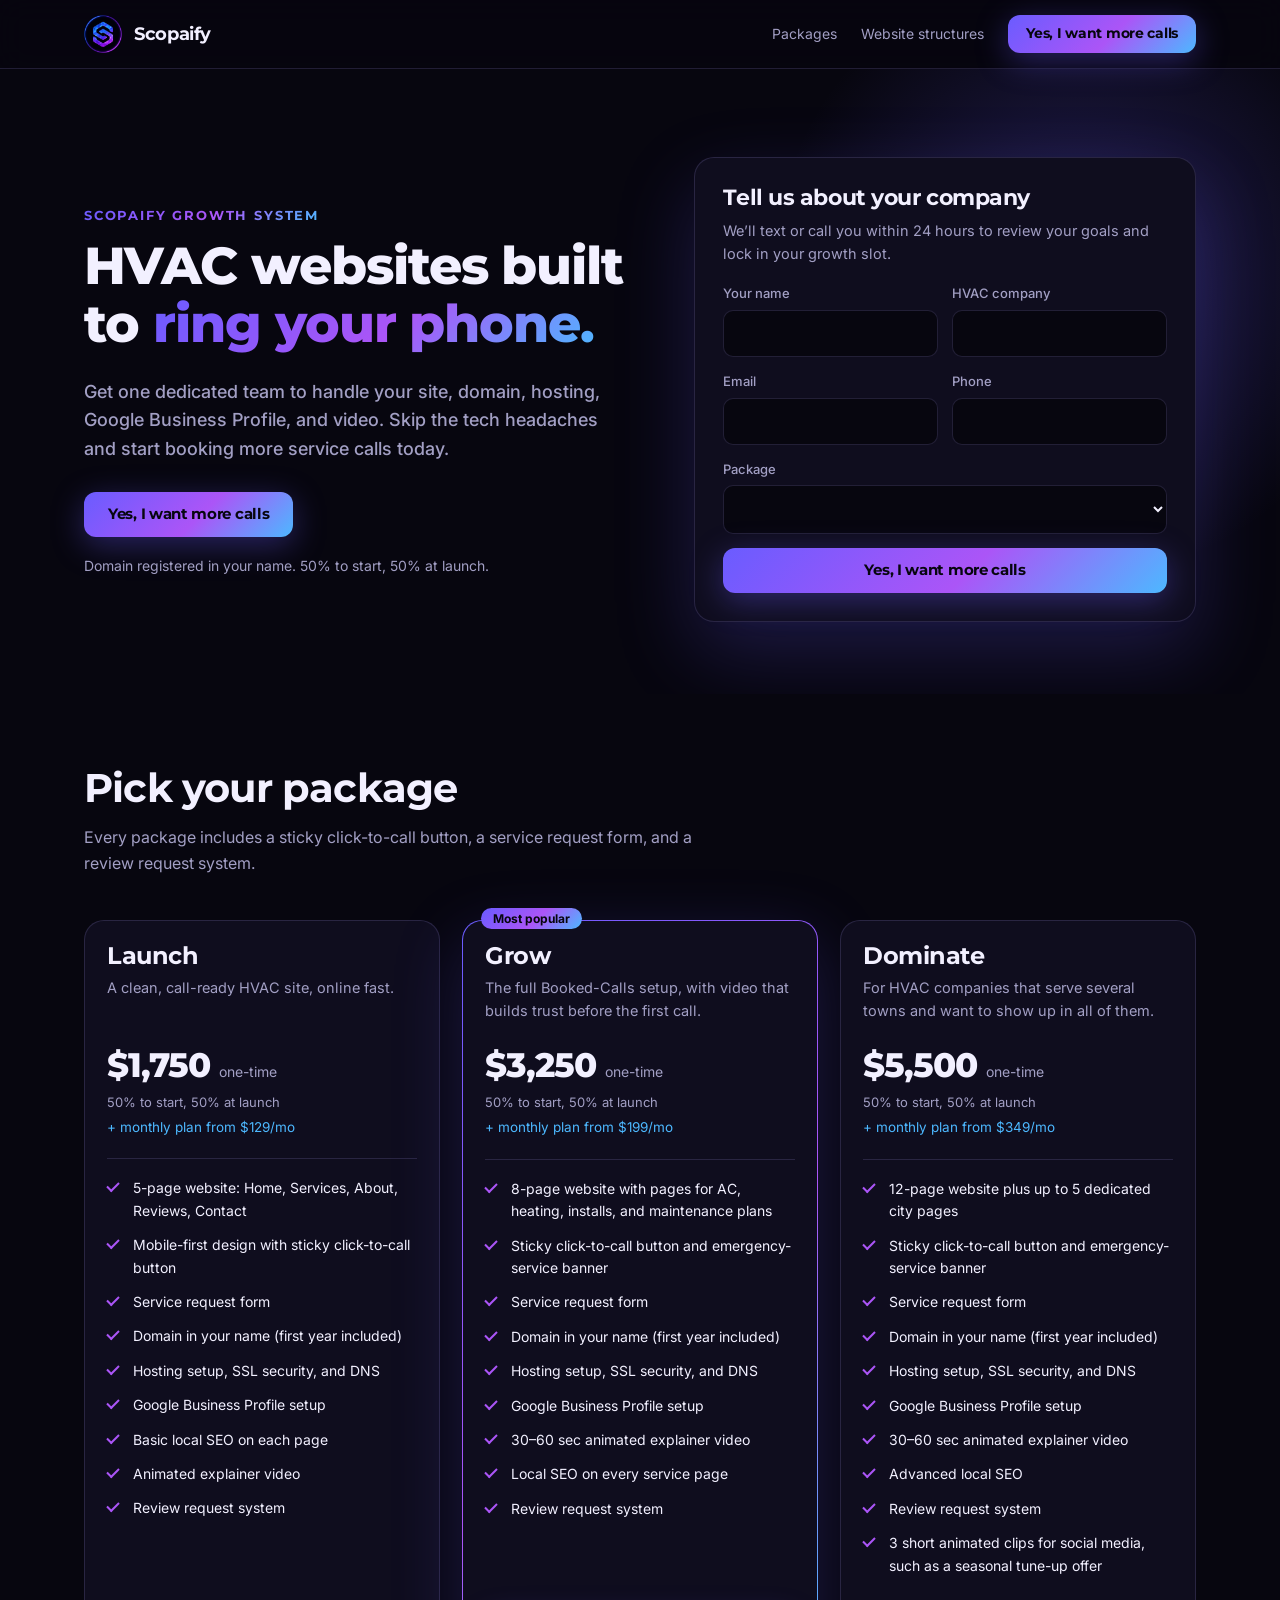
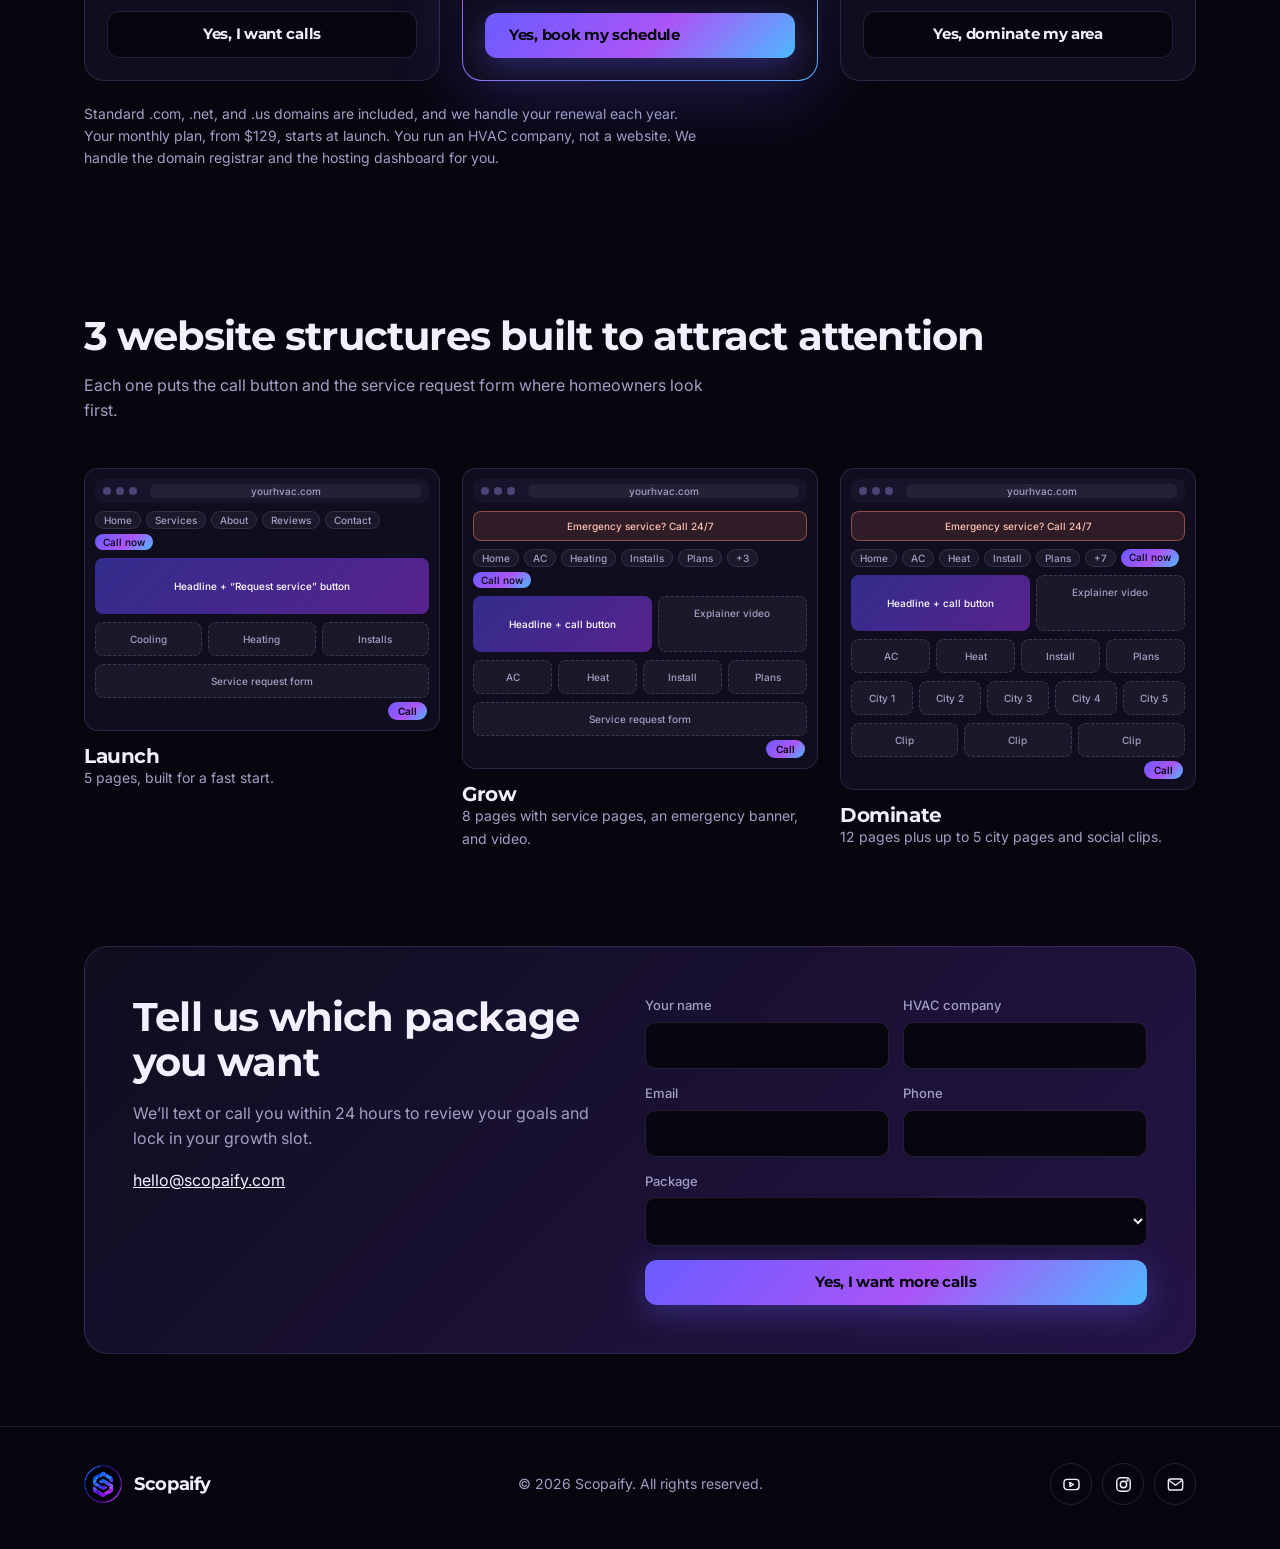
<file: index.html>
<!doctype html>
<html lang="en" dir="ltr">
  <head>
    <meta charset="utf-8" />
    <meta
      name="viewport"
      content="width=device-width, initial-scale=1, viewport-fit=cover"
    />
    <title>Scopaify Growth System | HVAC Websites That Ring Your Phone</title>

    <meta
      name="description"
      content="Scopaify Growth System is your dedicated team for all your HVAC digital needs. Get a fast website, Google Business Profile, Domain, hosting, local SEO, and video built to ring your phone. Serving HVAC companies in USA and worldwide."
    />

    <meta
      name="keywords"
      content="HVAC web development, HVAC web development agency, HVAC website design, HVAC web design agency, HVAC SEO, HVAC marketing, websites for HVAC contractors, HVAC local SEO, HVAC local SEO services, HVAC Google Business Profile, HVAC lead generation, HVAC lead generation website"
    />

    <meta
      name="robots"
      content="index, follow, max-image-preview:large, max-snippet:-1"
    />
    <meta name="author" content="Scopaify" />
    <meta name="geo.region" content="US-OR" />
    <meta name="geo.placename" content="Portland" />
    <meta name="geo.position" content="45.5152;-122.6784" />
    <meta name="ICBM" content="45.5152, -122.6784" />
    <meta name="color-scheme" content="dark" />
    <meta name="theme-color" content="#07060f" />
    <link rel="canonical" href="https://scopaify.com/" />
    <link rel="alternate" hreflang="en-us" href="https://scopaify.com/" />
    <link rel="alternate" hreflang="en" href="https://scopaify.com/" />
    <link rel="alternate" hreflang="x-default" href="https://scopaify.com/" />
    <meta property="og:type" content="website" />
    <meta property="og:site_name" content="Scopaify" />
    <meta property="og:locale" content="en_US" />
    <meta
      property="og:title"
      content="Scopaify Growth System – HVAC Websites Built to Ring Your Phone"
    />
    <meta
      property="og:description"
      content="One dedicated team for your HVAC site, domain, hosting, Google Business Profile and video. Serving HVAC companies in USA and worldwide."
    />
    <meta property="og:url" content="https://scopaify.com/" />
    <meta
      property="og:image"
      content="https://scopaify.com/img/favicon-512.png"
    />
    <meta name="twitter:card" content="summary_large_image" />
    <meta
      name="twitter:title"
      content="Scopaify Growth System – HVAC Websites Built to Ring Your Phone"
    />
    <meta
      name="twitter:description"
      content="HVAC websites with click-to-call, local SEO and video. In USA and worldwide."
    />
    <link rel="icon" href="/img/favicon.ico" sizes="any" />
    <link
      rel="icon"
      type="image/png"
      sizes="16x16"
      href="/img/favicon-16.png"
    />
    <link
      rel="icon"
      type="image/png"
      sizes="32x32"
      href="/img/favicon-32.png"
    />
    <link
      rel="icon"
      type="image/png"
      sizes="48x48"
      href="/img/favicon-48.png"
    />
    <link rel="apple-touch-icon" sizes="180x180" href="/img/favicon-180.png" />
    <link rel="preconnect" href="https://fonts.googleapis.com" />
    <link rel="preconnect" href="https://fonts.gstatic.com" crossorigin />
    <link
      href="https://fonts.googleapis.com/css2?family=Inter:wght@400;500;600&family=Montserrat:wght@700;800&display=swap"
      rel="stylesheet"
    />

    <script type="application/ld+json">
      {
        "@context": "https://schema.org",
        "@graph": [
          {
            "@type": ["ProfessionalService", "LocalBusiness"],
            "@id": "https://scopaify.com/#business",
            "name": "Scopaify",
            "url": "https://scopaify.com/",
            "email": "hello@scopaify.com",
            "description": "Website design, local SEO, Google Business Profile setup and video for HVAC companies.",
            "logo": "https://scopaify.com/images/logo.png",
            "slogan": "Scopaify Growth System",
            "alternateName": "Scopaify Growth System",
            "address": {
              "@type": "PostalAddress",
              <!-- "addressLocality": "Portland", -->
              <!-- "addressRegion": "OR", -->
              "addressCountry": "US"
            },
            "geo": {
              "@type": "GeoCoordinates",
              "latitude": 45.5152,
              "longitude": -122.6784
            },
            "areaServed": [
              { "@type": "Country", "name": "United States" },
              { "@type": "Place", "name": "Worldwide" }
            ],
            "knowsAbout": [
              "HVAC website design",
              "Local SEO",
              "HVAC lead generation website",
              "Google Business Profile",
              "HVAC marketing"
            ],
            "priceRange": "$$",
            "makesOffer": [
              {
                "@type": "Offer",
                "name": "Launch – 5-page HVAC website",
                "price": "1750",
                "priceCurrency": "USD"
              },
              {
                "@type": "Offer",
                "name": "Grow – 8-page HVAC website with video",
                "price": "3250",
                "priceCurrency": "USD"
              },
              {
                "@type": "Offer",
                "name": "Dominate – 12-page HVAC website with city pages",
                "price": "5500",
                "priceCurrency": "USD"
              }
            ]
          },
          {
            "@type": "WebSite",
            "@id": "https://scopaify.com/#website",
            "url": "https://scopaify.com/",
            "name": "Scopaify",
            "alternateName": "Scopaify Growth System",
            "inLanguage": "en",
            "publisher": { "@id": "https://scopaify.com/#business" }
          },
          {
            "@type": "FAQPage",
            "mainEntity": [
              {
                "@type": "Question",
                "name": "Do you build HVAC websites outside Portland, Oregon?",
                "acceptedAnswer": {
                  "@type": "Answer",
                  "text": "Yes. Scopaify is based in Portland, Oregon and builds HVAC websites for companies anywhere in the world."
                }
              },
              {
                "@type": "Question",
                "name": "Is the domain registered in my name?",
                "acceptedAnswer": {
                  "@type": "Answer",
                  "text": "Yes. Your domain is registered in your name, the first year is included, and we handle renewals."
                }
              },
              {
                "@type": "Question",
                "name": "How does payment work?",
                "acceptedAnswer": {
                  "@type": "Answer",
                  "text": "50% to start and 50% at launch. An optional monthly plan starts at $129 per month."
                }
              }
            ]
          }
        ]
      }
    </script>

    <link rel="stylesheet" href="/css/main.css" />
  </head>
  <body>
    <header>
      <div class="wrap">
        <a class="brand" href="#top" aria-label="Scopaify home"
          ><img
            src="/img/logo.png"
            width="38"
            height="38"
            alt="Scopaify logo"
            style="display: block"
          />Scopaify</a
        >
        <nav id="nav" aria-label="Main">
          <a href="#packages">Packages</a
          ><a href="#structures">Website structures</a
          ><a class="btn" href="#top" data-hero>Yes, I want more calls</a>
        </nav>
        <button
          class="menu"
          type="button"
          aria-label="Open menu"
          aria-expanded="false"
          aria-controls="nav"
        >
          <span></span><span></span><span></span>
        </button>
      </div>
    </header>
    <main id="top">
      <section class="hero">
        <div class="wrap">
          <div>
            <p class="eyebrow">Scopaify Growth System</p>
            <h1>
              HVAC websites built to <span class="hl">ring your phone.</span>
            </h1>
            <p class="lead">
              Get one dedicated team to handle your site, domain, hosting,
              Google Business Profile, and video. Skip the tech headaches and
              start booking more service calls today.
            </p>
            <a class="btn" href="#top" data-hero>Yes, I want more calls</a>
            <p class="fine">
              Domain registered in your name. 50% to start, 50% at launch.
            </p>
          </div>
          <form class="formcard" id="heroForm" novalidate-off>
            <h3>Tell us about your company</h3>
            <p>
              We’ll text or call you within 24 hours to review your goals and
              lock in your growth slot.
            </p>
            <div class="row">
              <div class="f">
                <label for="n1">Your name</label
                ><input id="n1" name="name" required autocomplete="name" />
              </div>
              <div class="f">
                <label for="c1">HVAC company</label
                ><input
                  id="c1"
                  name="company"
                  required
                  autocomplete="organization"
                />
              </div>
            </div>
            <div class="row">
              <div class="f">
                <label for="e1">Email</label
                ><input
                  id="e1"
                  name="email"
                  type="email"
                  required
                  autocomplete="email"
                />
              </div>
              <div class="f">
                <label for="p1">Phone</label
                ><input
                  id="p1"
                  name="phone"
                  type="tel"
                  required
                  autocomplete="tel"
                />
              </div>
            </div>
            <div class="f">
              <label for="k1">Package</label
              ><select id="k1" name="package" required></select>
            </div>
            <button class="btn block" type="submit">
              Yes, I want more calls
            </button>
            <div class="ok" role="status">
              Thanks! Your email draft is open. We’ll text or call you within 24
              hours.
            </div>
          </form>
        </div>
      </section>

      <section id="packages">
        <div class="wrap">
          <h2>Pick your package</h2>
          <p class="intro">
            Every package includes a sticky click-to-call button, a service
            request form, and a review request system.
          </p>
          <div class="grid">
            <article class="card">
              <h3>Launch</h3>
              <p class="sub">A clean, call-ready HVAC site, online fast.</p>
              <div class="price">$1,750 <small>one-time</small></div>
              <div class="split">50% to start, 50% at launch</div>
              <div class="mo">+ monthly plan from $129/mo</div>
              <ul>
                <li>5-page website: Home, Services, About, Reviews, Contact</li>
                <li>Mobile-first design with sticky click-to-call button</li>
                <li>Service request form</li>
                <li>Domain in your name (first year included)</li>
                <li>Hosting setup, SSL security, and DNS</li>
                <li>Google Business Profile setup</li>
                <li>Basic local SEO on each page</li>
                <li>Animated explainer video</li>
                <li>Review request system</li>
              </ul>
              <a class="btn ghost" href="#inquiry" data-pkg="Launch - $1,750"
                >Yes, I want calls</a
              >
            </article>
            <article class="card pop">
              <span class="tag">Most popular</span>
              <h3>Grow</h3>
              <p class="sub">
                The full Booked-Calls setup, with video that builds trust before
                the first call.
              </p>
              <div class="price">$3,250 <small>one-time</small></div>
              <div class="split">50% to start, 50% at launch</div>
              <div class="mo">+ monthly plan from $199/mo</div>
              <ul>
                <li>
                  8-page website with pages for AC, heating, installs, and
                  maintenance plans
                </li>
                <li>
                  Sticky click-to-call button and emergency-service banner
                </li>
                <li>Service request form</li>
                <li>Domain in your name (first year included)</li>
                <li>Hosting setup, SSL security, and DNS</li>
                <li>Google Business Profile setup</li>
                <li>30–60 sec animated explainer video</li>
                <li>Local SEO on every service page</li>
                <li>Review request system</li>
              </ul>
              <a
                class="btn block"
                href="#inquiry"
                data-pkg="Grow - $3,250 (Most Popular)"
                >Yes, book my schedule</a
              >
            </article>
            <article class="card">
              <h3>Dominate</h3>
              <p class="sub">
                For HVAC companies that serve several towns and want to show up
                in all of them.
              </p>
              <div class="price">$5,500 <small>one-time</small></div>
              <div class="split">50% to start, 50% at launch</div>
              <div class="mo">+ monthly plan from $349/mo</div>
              <ul>
                <li>12-page website plus up to 5 dedicated city pages</li>
                <li>
                  Sticky click-to-call button and emergency-service banner
                </li>
                <li>Service request form</li>
                <li>Domain in your name (first year included)</li>
                <li>Hosting setup, SSL security, and DNS</li>
                <li>Google Business Profile setup</li>
                <li>30–60 sec animated explainer video</li>
                <li>Advanced local SEO</li>
                <li>Review request system</li>
                <li>
                  3 short animated clips for social media, such as a seasonal
                  tune-up offer
                </li>
              </ul>
              <a class="btn ghost" href="#inquiry" data-pkg="Dominate - $5,500"
                >Yes, dominate my area</a
              >
            </article>
          </div>
          <p class="note">
            Standard .com, .net, and .us domains are included, and we handle
            your renewal each year. Your monthly plan, from $129, starts at
            launch. You run an HVAC company, not a website. We handle the domain
            registrar and the hosting dashboard for you.
          </p>
        </div>
      </section>

      <section id="structures">
        <div class="wrap">
          <h2>3 website structures built to attract attention</h2>
          <p class="intro">
            Each one puts the call button and the service request form where
            homeowners look first.
          </p>
          <div class="grid">
            <div class="wfc">
              <div
                class="wf"
                role="img"
                aria-label="Launch wireframe: nav, hero with request button, three service blocks, form strip"
              >
                <div class="bar">
                  <i></i><i></i><i></i><span>yourhvac.com</span>
                </div>
                <div class="pills">
                  <b>Home</b><b>Services</b><b>About</b><b>Reviews</b
                  ><b>Contact</b><b class="c">Call now</b>
                </div>
                <div class="gl">Headline + “Request service” button</div>
                <div class="g g3">
                  <div class="bx">Cooling</div>
                  <div class="bx">Heating</div>
                  <div class="bx">Installs</div>
                </div>
                <div class="bx" style="margin-bottom: 22px">
                  Service request form
                </div>
                <span class="call">Call</span>
              </div>
              <h3>Launch</h3>
              <p>5 pages, built for a fast start.</p>
            </div>
            <div class="wfc">
              <div
                class="wf"
                role="img"
                aria-label="Grow wireframe: emergency banner, hero, explainer video, four service blocks"
              >
                <div class="bar">
                  <i></i><i></i><i></i><span>yourhvac.com</span>
                </div>
                <div class="em">Emergency service? Call 24/7</div>
                <div class="pills">
                  <b>Home</b><b>AC</b><b>Heating</b><b>Installs</b><b>Plans</b
                  ><b>+3</b><b class="c">Call now</b>
                </div>
                <div class="g g2">
                  <div class="gl" style="margin: 0">Headline + call button</div>
                  <div class="bx">Explainer video</div>
                </div>
                <div class="g g4">
                  <div class="bx">AC</div>
                  <div class="bx">Heat</div>
                  <div class="bx">Install</div>
                  <div class="bx">Plans</div>
                </div>
                <div class="bx" style="margin-bottom: 22px">
                  Service request form
                </div>
                <span class="call">Call</span>
              </div>
              <h3>Grow</h3>
              <p>8 pages with service pages, an emergency banner, and video.</p>
            </div>
            <div class="wfc">
              <div
                class="wf"
                role="img"
                aria-label="Dominate wireframe: emergency banner, hero, video, services, five city blocks, three clips"
              >
                <div class="bar">
                  <i></i><i></i><i></i><span>yourhvac.com</span>
                </div>
                <div class="em">Emergency service? Call 24/7</div>
                <div class="pills">
                  <b>Home</b><b>AC</b><b>Heat</b><b>Install</b><b>Plans</b
                  ><b>+7</b><b class="c">Call now</b>
                </div>
                <div class="g g2">
                  <div class="gl" style="margin: 0">Headline + call button</div>
                  <div class="bx">Explainer video</div>
                </div>
                <div class="g g4">
                  <div class="bx">AC</div>
                  <div class="bx">Heat</div>
                  <div class="bx">Install</div>
                  <div class="bx">Plans</div>
                </div>
                <div class="g g5">
                  <div class="bx">City 1</div>
                  <div class="bx">City 2</div>
                  <div class="bx">City 3</div>
                  <div class="bx">City 4</div>
                  <div class="bx">City 5</div>
                </div>
                <div class="g g3" style="margin-bottom: 22px">
                  <div class="bx">Clip</div>
                  <div class="bx">Clip</div>
                  <div class="bx">Clip</div>
                </div>
                <span class="call">Call</span>
              </div>
              <h3>Dominate</h3>
              <p>12 pages plus up to 5 city pages and social clips.</p>
            </div>
          </div>
        </div>
      </section>

      <section id="inquiry" style="padding-top: 24px">
        <div class="wrap">
          <div class="inq">
            <div>
              <h2>Tell us which package you want</h2>
              <p>
                We’ll text or call you within 24 hours to review your goals and
                lock in your growth slot.
              </p>
              <a class="m" href="mailto:hello@scopaify.com"
                >hello@scopaify.com</a
              >
            </div>
            <form id="form2">
              <div class="row">
                <div class="f">
                  <label for="n2">Your name</label
                  ><input id="n2" name="name" required autocomplete="name" />
                </div>
                <div class="f">
                  <label for="c2">HVAC company</label
                  ><input
                    id="c2"
                    name="company"
                    required
                    autocomplete="organization"
                  />
                </div>
              </div>
              <div class="row">
                <div class="f">
                  <label for="e2">Email</label
                  ><input
                    id="e2"
                    name="email"
                    type="email"
                    required
                    autocomplete="email"
                  />
                </div>
                <div class="f">
                  <label for="p2">Phone</label
                  ><input
                    id="p2"
                    name="phone"
                    type="tel"
                    required
                    autocomplete="tel"
                  />
                </div>
              </div>
              <div class="f">
                <label for="k2">Package</label
                ><select id="k2" name="package" required></select>
              </div>
              <button class="btn block" type="submit">
                Yes, I want more calls
              </button>
              <div class="ok" role="status">
                Thanks! Your email draft is open. We’ll text or call you within
                24 hours.
              </div>
            </form>
          </div>
        </div>
      </section>
    </main>
    <footer>
      <div class="wrap">
        <a class="brand" href="#top" aria-label="Scopaify home"
          ><img
            id="fimg"
            src="/img/logo.png"
            width="38"
            height="38"
            alt="Scopaify logo"
            style="display: block"
          />Scopaify</a
        >
        <span class="copy">© 2026 Scopaify. All rights reserved.</span>
        <div class="soc">
          <a
            href="https://www.youtube.com/@scopaify"
            target="_blank"
            rel="noopener noreferrer"
            aria-label="YouTube"
            ><svg viewBox="0 0 24 24">
              <rect x="2.5" y="5.5" width="19" height="13" rx="4" />
              <path d="M10 9.5v5l4.5-2.5z" /></svg
          ></a>
          <a
            href="https://www.instagram.com/scopaify/"
            target="_blank"
            rel="noopener noreferrer"
            aria-label="Instagram"
            ><svg viewBox="0 0 24 24">
              <rect x="3.5" y="3.5" width="17" height="17" rx="5" />
              <circle cx="12" cy="12" r="4" />
              <circle cx="17" cy="7" r=".6" /></svg
          ></a>
          <!-- <a href="#" target="_blank" rel="noopener noreferrer aria-label="Facebook"
            ><svg viewBox="0 0 24 24">
              <path
                d="M14 8h3V4h-3a4 4 0 0 0-4 4v3H7v4h3v6h4v-6h3l1-4h-4V8z"
              /></svg
          ></a> -->
          <a href="mailto:hello@scopaify.com" aria-label="Email"
            ><svg viewBox="0 0 24 24">
              <rect x="3" y="5" width="18" height="14" rx="3" />
              <path d="m4 7 8 6 8-6" /></svg
          ></a>
        </div>
      </div>
    </footer>
    <script src="/js/main.js" defer></script>
  </body>
</html>
</file>
<file: css/main.css>
/* Scopaify – style.css*/
:root {
  --ink: #07060f;
  --ink2: #0f0d1e;
  --ink3: #16132b;
  --indigo: #6a5cff;
  --violet: #ab55f7;
  --sky: #4db8ff;
  --text: #f2f0ff;
  --muted: #a29fc4;
  --line: rgba(171, 163, 255, 0.16);
  --grad: linear-gradient(135deg, #6a5cff 0%, #ab55f7 55%, #4db8ff 100%);
  --glow: linear-gradient(
    135deg,
    rgba(79, 70, 229, 0.55),
    rgba(147, 51, 234, 0.55)
  );
}
* {
  box-sizing: border-box;
  margin: 0;
}
html {
  color-scheme: dark;
  scroll-behavior: smooth;
  scroll-padding-top: calc(80px + env(safe-area-inset-top, 0px));
}
body {
  background: var(--ink);
  color: var(--text);
  font:
    400 16px/1.6 Inter,
    system-ui,
    sans-serif;
  overflow-x: hidden;
  padding-bottom: env(safe-area-inset-bottom, 0px);
}
h1,
h2,
h3,
.btn,
.brand {
  font-family: Montserrat, Inter, sans-serif;
  letter-spacing: -0.02em;
  line-height: 1.12;
}
.wrap {
  max-width: 1160px;
  margin: 0 auto;
  padding: 0 24px;
}
header {
  position: sticky;
  top: 0;
  z-index: 20;
  background: rgba(7, 6, 15, 0.82);
  backdrop-filter: blur(14px);
  -webkit-backdrop-filter: blur(14px);
  border-bottom: 1px solid var(--line);
  padding-top: env(safe-area-inset-top, 0px);
}
header .wrap {
  height: 68px;
  display: flex;
  align-items: center;
  justify-content: space-between;
  gap: 16px;
}
.brand {
  display: flex;
  align-items: center;
  gap: 12px;
  font-weight: 700;
  font-size: 18px;
  color: var(--text);
  text-decoration: none;
}
nav {
  display: flex;
  align-items: center;
  gap: 24px;
  font-size: 14px;
}
nav a {
  color: var(--muted);
  text-decoration: none;
}
nav a:hover {
  color: var(--text);
}
nav a.btn {
  color: #07060f;
}
.btn {
  display: inline-block;
  border: 0;
  cursor: pointer;
  color: #07060f;
  background: var(--grad);
  font-weight: 700;
  font-size: 15px;
  padding: 14px 24px;
  border-radius: 12px;
  text-decoration: none;
  box-shadow: 0 8px 32px rgba(106, 92, 255, 0.35);
  transition: transform 0.2s;
}
.btn:hover {
  transform: translateY(-2px);
}
nav .btn {
  font-size: 14px;
  padding: 11px 18px;
}
.btn.ghost {
  color: var(--text);
  background: var(--ink);
  border: 1px solid var(--line);
  box-shadow: none;
  width: 100%;
  text-align: center;
}
.btn.block {
  width: 100%;
}
.hero {
  position: relative;
  padding: 88px 0 72px;
}
.hero:before {
  content: "";
  position: absolute;
  width: 640px;
  height: 640px;
  right: -120px;
  top: -120px;
  background: radial-gradient(
    circle,
    rgba(106, 92, 255, 0.28),
    transparent 68%
  );
  pointer-events: none;
}
.hero .wrap {
  position: relative;
  display: grid;
  grid-template-columns: 1.05fr 0.95fr;
  gap: 56px;
  align-items: center;
}
.eyebrow {
  font:
    700 13px Montserrat,
    Inter,
    sans-serif;
  letter-spacing: 0.14em;
  text-transform: uppercase;
  background: var(--grad);
  -webkit-background-clip: text;
  background-clip: text;
  color: transparent;
  margin-bottom: 14px;
  display: inline-block;
}
h1 {
  font-weight: 800;
  font-size: clamp(32px, 5vw, 52px);
}
.hl {
  background: var(--grad);
  -webkit-background-clip: text;
  background-clip: text;
  color: transparent;
}
.hero p.lead {
  font-weight: 500;
  font-size: 18px;
  color: var(--muted);
  margin: 24px 0 28px;
  max-width: 520px;
}
.fine {
  font-size: 14px;
  color: var(--muted);
  margin-top: 18px;
}
.formcard {
  background: var(--ink2);
  border: 1px solid var(--line);
  border-radius: 20px;
  padding: 28px;
  box-shadow: 0 30px 80px rgba(106, 92, 255, 0.22);
}
.formcard h3 {
  font-size: 22px;
  font-weight: 700;
  margin-bottom: 8px;
}
.formcard p {
  font-size: 14.5px;
  color: var(--muted);
  margin-bottom: 18px;
}
.row {
  display: grid;
  grid-template-columns: 1fr 1fr;
  gap: 14px;
}
label {
  display: block;
  font-size: 13px;
  font-weight: 500;
  color: var(--muted);
  margin-bottom: 6px;
}
.f {
  margin-bottom: 14px;
}
input,
select {
  width: 100%;
  background: var(--ink);
  color: var(--text);
  border: 1px solid var(--line);
  border-radius: 10px;
  padding: 13px 14px;
  font:
    400 15px Inter,
    sans-serif;
}
input:focus,
select:focus {
  outline: 2px solid var(--indigo);
  outline-offset: 1px;
}
.tried input:invalid,
.tried select:invalid {
  border-color: #ff7a5a;
}
.ok {
  display: none;
  margin-top: 14px;
  padding: 12px 14px;
  border-radius: 10px;
  background: rgba(77, 184, 255, 0.12);
  border: 1px solid rgba(77, 184, 255, 0.4);
  font-size: 14px;
}
section {
  padding: 72px 0;
}
h2 {
  font-weight: 700;
  font-size: clamp(28px, 4vw, 40px);
}
.intro {
  max-width: 640px;
  color: var(--muted);
  margin: 14px 0 44px;
}
.grid {
  display: grid;
  grid-template-columns: repeat(3, 1fr);
  gap: 22px;
}
.card {
  position: relative;
  background: var(--ink2);
  border: 1px solid var(--line);
  border-radius: 20px;
  padding: 22px;
  display: flex;
  flex-direction: column;
}
.card.pop {
  border-color: transparent;
  background:
    linear-gradient(var(--ink2), var(--ink2)) padding-box,
    var(--grad) border-box;
  border: 1px solid transparent;
  box-shadow: 0 20px 70px rgba(106, 92, 255, 0.22);
}
.tag {
  position: absolute;
  top: -13px;
  left: 18px;
  color: #07060f;
  background: var(--grad);
  font: 700 12px Inter;
  padding: 3px 12px;
  border-radius: 99px;
}
.card h3 {
  font-size: 24px;
  font-weight: 700;
}
.card .sub {
  font-size: 14.5px;
  color: var(--muted);
  margin: 6px 0 22px;
  min-height: 46px;
}
.price {
  font: 800 34px Montserrat;
  letter-spacing: -0.03em;
}
.price small {
  font: 400 14px Inter;
  color: var(--muted);
  letter-spacing: 0;
}
.split {
  font-size: 13px;
  color: var(--muted);
  margin-top: 6px;
}
.mo {
  font-size: 13.5px;
  color: var(--sky);
  margin: 4px 0 20px;
}
ul {
  list-style: none;
  padding: 18px 0 0;
  margin: 0 0 22px;
  border-top: 1px solid var(--line);
  flex: 1;
}
li {
  position: relative;
  padding-left: 26px;
  font-size: 14px;
  margin-bottom: 12px;
}
li:before {
  content: "";
  position: absolute;
  left: 0;
  top: 5px;
  width: 10px;
  height: 5px;
  border-left: 2px solid var(--violet);
  border-bottom: 2px solid var(--violet);
  transform: rotate(-45deg);
}
.note {
  max-width: 620px;
  font-size: 14px;
  color: var(--muted);
  margin-top: 22px;
}
.wf {
  background: var(--ink2);
  border: 1px solid var(--line);
  border-radius: 14px;
  padding: 10px;
  position: relative;
  font: 500 10px Inter;
  color: var(--muted);
}
.bar {
  background: var(--ink3);
  border-radius: 8px;
  padding: 5px 8px;
  display: flex;
  gap: 5px;
  align-items: center;
  margin-bottom: 8px;
}
.bar i {
  width: 8px;
  height: 8px;
  border-radius: 50%;
  background: rgba(171, 163, 255, 0.35);
}
.bar span {
  flex: 1;
  background: rgba(255, 255, 255, 0.06);
  border-radius: 6px;
  padding: 1px 10px;
  margin-left: 8px;
}
.wf div {
  border-radius: 8px;
  text-align: center;
}
.pills {
  display: flex;
  gap: 5px;
  margin-bottom: 8px;
  flex-wrap: wrap;
}
.pills b {
  font-weight: 500;
  background: rgba(255, 255, 255, 0.05);
  border: 1px solid var(--line);
  border-radius: 99px;
  padding: 2px 8px;
}
.pills b.c,
.call {
  background: var(--grad);
  color: #07060f;
  border: 0;
}
.em {
  background: rgba(255, 120, 90, 0.14);
  border: 1px solid rgba(255, 140, 110, 0.45);
  color: #ffc2b3;
  padding: 8px;
  margin-bottom: 8px;
}
.gl {
  background: var(--glow);
  color: #fff;
  padding: 22px 8px;
  margin-bottom: 8px;
}
.bx {
  border: 1px dashed rgba(171, 163, 255, 0.22);
  background: rgba(255, 255, 255, 0.05);
  padding: 10px 4px;
}
.g {
  display: grid;
  gap: 6px;
  margin-bottom: 8px;
}
.g2 {
  grid-template-columns: 1.2fr 1fr;
}
.g3 {
  grid-template-columns: repeat(3, 1fr);
}
.g4 {
  grid-template-columns: repeat(4, 1fr);
}
.g5 {
  grid-template-columns: repeat(5, 1fr);
}
.call {
  position: absolute;
  right: 12px;
  bottom: 10px;
  border-radius: 99px;
  padding: 3px 10px;
  font-weight: 600;
}
.wfc h3 {
  font-size: 20px;
  font-weight: 700;
  margin-top: 14px;
}
.wfc p {
  font-size: 14px;
  color: var(--muted);
}
.inq {
  background: linear-gradient(135deg, var(--ink2), #241446);
  border: 1px solid var(--line);
  border-radius: 24px;
  padding: 48px;
  display: grid;
  grid-template-columns: 1fr 1.1fr;
  gap: 56px;
  align-items: start;
}
.inq p {
  color: var(--muted);
  margin: 16px 0;
}
.inq a.m {
  color: var(--text);
}
footer {
  border-top: 1px solid var(--line);
  padding: 36px 0 44px;
}
footer .wrap {
  display: grid;
  grid-template-columns: 1fr auto 1fr;
  align-items: center;
  gap: 20px;
  font-size: 14px;
  color: var(--muted);
}
footer .copy {
  text-align: center;
}
footer .soc {
  justify-self: end;
}

.soc {
  display: flex;
  gap: 10px;
}
.soc a {
  width: 42px;
  height: 42px;
  border-radius: 50%;
  border: 1px solid var(--line);
  display: grid;
  place-items: center;
  color: var(--text);
}
.soc svg {
  width: 19px;
  height: 19px;
  fill: none;
  stroke: currentColor;
  stroke-width: 1.8;
  stroke-linecap: round;
  stroke-linejoin: round;
}

@media (prefers-reduced-motion: reduce) {
  html {
    scroll-behavior: auto;
  }
  .btn {
    transition: none;
  }
  .btn:hover {
    transform: none;
  }
}

/* ===== Responsive / mobile ===== */
.hero {
  overflow: hidden;
}
body {
  overflow-x: clip;
}
.wf {
  overflow: hidden;
}
.menu {
  display: none;
  width: 44px;
  height: 44px;
  border: 1px solid var(--line);
  border-radius: 12px;
  background: var(--ink2);
  cursor: pointer;
  padding: 0;
  align-items: center;
  justify-content: center;
  flex-direction: column;
  gap: 5px;
}
.menu span {
  display: block;
  width: 20px;
  height: 2px;
  background: var(--text);
  border-radius: 2px;
  transition:
    transform 0.2s,
    opacity 0.2s;
}
.menu[aria-expanded="true"] span:nth-child(1) {
  transform: translateY(7px) rotate(45deg);
}
.menu[aria-expanded="true"] span:nth-child(2) {
  opacity: 0;
}
.menu[aria-expanded="true"] span:nth-child(3) {
  transform: translateY(-7px) rotate(-45deg);
}
@media (hover: none) {
  .btn:hover {
    transform: none;
  }
}
@media (max-width: 960px) {
  .menu {
    display: flex;
  }
  nav {
    position: absolute;
    top: 100%;
    left: 0;
    right: 0;
    display: none;
    flex-direction: column;
    align-items: stretch;
    gap: 0;
    background: #07060f;
    border-bottom: 1px solid var(--line);
    padding: 6px 24px 20px;
  }
  nav.open {
    display: flex;
  }
  nav a:not(.btn) {
    padding: 15px 4px;
    font-size: 16px;
    color: var(--text);
    border-bottom: 1px solid var(--line);
  }
  nav .btn {
    margin-top: 16px;
    text-align: center;
    padding: 15px 18px;
    font-size: 15px;
  }
  .hero {
    padding: 52px 0 44px;
  }
  .hero:before {
    width: 420px;
    height: 420px;
    right: -170px;
    top: -90px;
  }
  .hero .wrap,
  .inq {
    grid-template-columns: 1fr;
    gap: 36px;
  }
  .hero p.lead {
    font-size: 17px;
  }
  section {
    padding: 52px 0;
  }
  .intro {
    margin-bottom: 32px;
  }
  .grid {
    grid-template-columns: 1fr;
    max-width: 560px;
    margin-inline: auto;
    gap: 30px;
  }
  .card.pop {
    order: -1;
  }
  .inq {
    padding: 32px;
  }
  input,
  select {
    font-size: 16px;
  }
  footer .wrap {
    grid-template-columns: 1fr;
    justify-items: center;
    text-align: center;
  }
  footer .soc {
    justify-self: center;
  }
}
@media (max-width: 640px) {
  .row {
    grid-template-columns: 1fr;
    gap: 0;
  }
}
@media (max-width: 480px) {
  .wrap {
    padding: 0 18px;
  }
  nav {
    padding-left: 18px;
    padding-right: 18px;
  }
  header .wrap {
    height: 64px;
  }
  .brand {
    font-size: 17px;
  }
  h1 {
    font-size: clamp(30px, 8.6vw, 40px);
  }
  h2 {
    font-size: clamp(25px, 7.4vw, 32px);
  }
  .hero {
    padding: 36px 0 36px;
  }
  .lead + .btn {
    display: block;
    text-align: center;
  }
  .formcard {
    padding: 20px;
    border-radius: 18px;
  }
  .formcard h3 {
    font-size: 20px;
  }
  .inq {
    padding: 24px 18px;
    border-radius: 20px;
  }
  .card {
    padding: 20px;
  }
  .price {
    font-size: 30px;
  }
  .soc a {
    width: 44px;
    height: 44px;
  }
}
</file>
